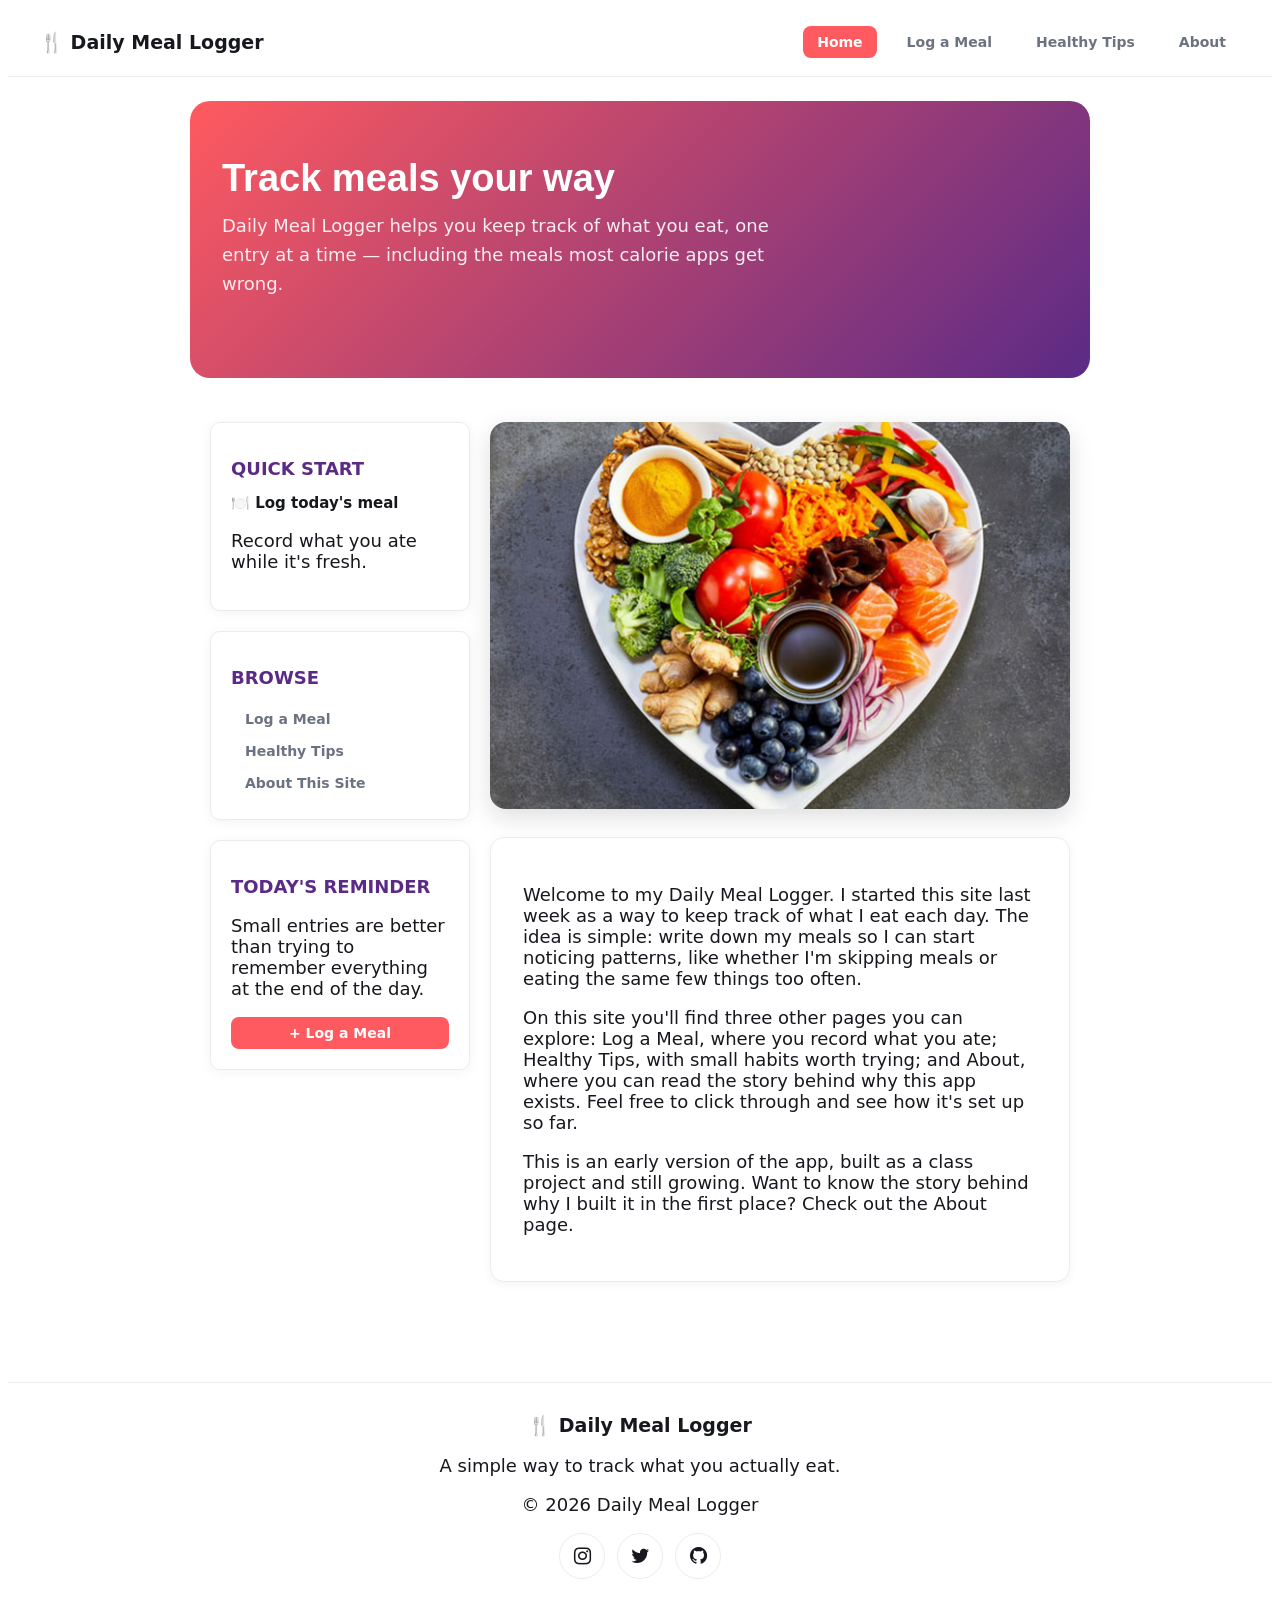
<file: index.html>
<!DOCTYPE html>
<html>

<head>
  <title>Daily Meal Logger - Home</title>
  <link rel="stylesheet" href="css/style.css">
  <!-- Font Awesome: icon font library, loaded from a CDN, used for the social media icons below -->
  <link rel="stylesheet" href="https://cdnjs.cloudflare.com/ajax/libs/font-awesome/4.7.0/css/font-awesome.min.css">
</head>

<body>
  <!-- Site header: logo on the left, nav links on the right -->
  <header class="site-header">
    <a class="logo" href="index.html">
      🍴 Daily Meal Logger
    </a>
    <nav class="site-nav">
      <!-- Navigation: relative links to the other three pages -->
      <a class="active" href="index.html">Home</a>
      <a href="log.html">Log a Meal</a>
      <a href="tips.html">Healthy Tips</a>
      <a href="about.html">About</a>
    </nav>
  </header>

  <div class="page-container">

    <!-- Hero section: page heading and intro subtext on a gradient background -->
    <div class="hero">
      <h1>Track meals your way</h1>
      <p class="hero-sub"> Daily Meal Logger helps you keep track of what you eat, one entry at a time &mdash;
        including
        the meals most calorie apps get wrong.</p>
    </div>

    <!-- Two-column layout using CSS Grid: aside and content are placed
     into named grid-template-areas ("aside image" / "aside content"),
     so the aside spans both rows automatically. -->
    <div class="grid-layout">
      <!-- Quick Start card: action-oriented shortcut to logging a meal -->
      <aside class="grid-layout-aside">
        <div class="aside-card">
          <h1 class="aside-h1">QUICK START</h1>
          <h2 class="aside-h2">🍽️ Log today's meal</h2>
          <p>Record what you ate while it's fresh.</p>
        </div>
        <!-- Browse card: links to the site's other three pages -->
        <div class="aside-card">
          <h1 class="aside-h1">BROWSE</h1>
          <a class="aside-a" href="log.html">Log a Meal</a>
          <a class="aside-a" href="tips.html">Healthy Tips</a>
          <a class="aside-a" href="about.html">About This Site</a>
        </div>
        <!-- Today's Reminder card: a short trip plus a navigation option into the Log a Meal page -->
        <div class="aside-card">
          <h1 class="aside-h1">TODAY'S REMINDER</h1>
          <p>Small entries are better than trying to remember everything at the end of the day.</p>
          <a class="active1" href="log.html">+ Log a Meal</a>
        </div>
      </aside>
      <!-- Image: photo representing the Home page -->
      <img class="hero-image" src="images/home_image.jpg" alt="A colorfull plate of food">

      <!-- Content card: three paragraphs of text, each styled differently -->
      <div class="content-card">
        <!-- Paragraph 1: intro, styled with a small font size -->
        <p>
          Welcome to my Daily Meal Logger. I started this site last week as a way to keep track of what I eat
          each day. The idea is simple: write down my meals so I can start noticing patterns, like whether I'm
          skipping
          meals or eating the same few things too often.
        </p>
        <!-- Paragraph 2: site overview, styled with a medium font size -->
        <p>
          On this site you'll find three other pages you can explore: Log a Meal, where you record what you ate;
          Healthy Tips, with small habits worth trying; and About, where you can read the story behind why this
          app exists. Feel free to click through and see how it's set up so far.
        </p>
        <!-- Paragraph 3: personal note, styled with a large font size -->
        <p>
          This is an early version of the app, built as a class project and still growing. Want to know the story
          behind why I built it in the first place? Check out the About page.
        </p>
      </div>
    </div>
  </div>

  <!-- Footer: logo, tagline, copyright. and social links -->
  <footer class="page-footer">
    <h1 class="footer-logo">
      🍴 Daily Meal Logger
    </h1>
    <p>A simple way to track what you actually eat.</p>
    <p>© 2026 Daily Meal Logger</p>

    <!-- Social media links: icon buttons using Font Awesome. The urls are placeholders to be replaced later -->
    <p class="social-links">
      <a href="https://instagram.com" class="fa fa-instagram" title="Instagram"></a>
      <a href="https://twitter.com" class="fa fa-twitter" title="Twitter / X"></a>
      <a href="https://github.com" class="fa fa-github" title="GitHub"></a>
    </p>
  </footer>

</body>

</html>
</file>
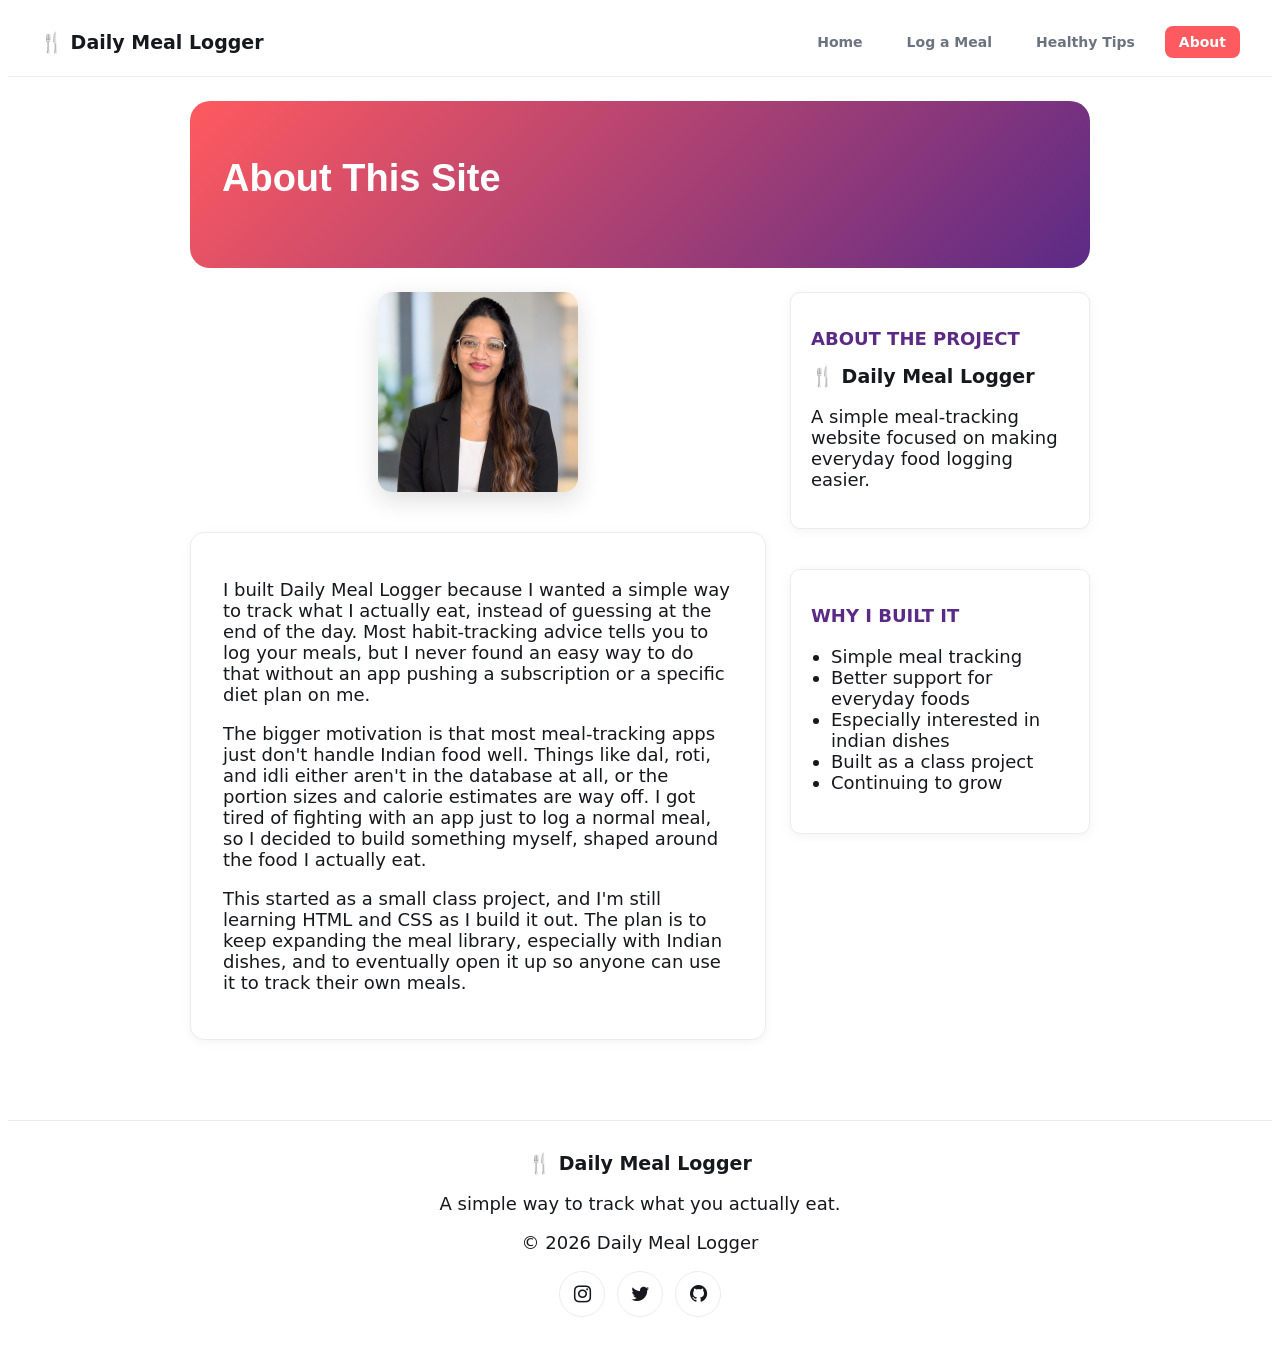
<file: about.html>
<!DOCTYPE html>
<html>

<head>
  <title>Daily Meal Logger - About</title>
  <link rel="stylesheet" href="css/style.css">
  <!-- Font Awesome: icon font library, loaded from a CDN, used for the social media icons below -->
  <link rel="stylesheet" href="https://cdnjs.cloudflare.com/ajax/libs/font-awesome/4.7.0/css/font-awesome.min.css">
</head>

<body>
  <!-- Site header: logo on the left, nav links on the right -->
  <header class="site-header">
    <a class="logo" href="index.html">
      🍴 Daily Meal Logger
    </a>
    <nav class="site-nav">
      <!-- Navigation: relative links to the other three pages -->
      <a href="index.html">Home</a>
      <a href="log.html">Log a Meal</a>
      <a href="tips.html">Healthy Tips</a>
      <a class="active" href="about.html">About</a>
    </nav>
  </header>

  <div class="page-container">

    <!-- Hero section: page heading on a gradient background -->
    <div class="hero">
      <h1>About This Site</h1>
    </div>

    <!-- Same flexbox technique as log.html, but flex-direction:
     row-reverse visually swaps the two columns without reordering
     the HTML, placing the aside on the right. -->
    <div class="flex-layout-reverse">
      <aside class="flex-layout-reverse-aside">
        <!-- About the Project card: name and one-line description -->
        <div class="aside-card">
          <h1 class="aside-h1">ABOUT THE PROJECT</h1>
          <h2 class="logo">🍴 Daily Meal Logger</h2>
          <p>A simple meal-tracking website focused on making everyday food logging easier.</p>
        </div>
        <!-- Why I Built It card: bullet list of motivations -->
        <div class="aside-card">
          <h1 class="aside-h1">WHY I BUILT IT</h1>
          <ul class="about-list">
            <li>Simple meal tracking</li>
            <li>Better support for everyday foods</li>
            <li>Especially interested in indian dishes</li>
            <li>Built as a class project</li>
            <li>Continuing to grow</li>
          </ul>
        </div>
      </aside>
      <div class="flex-layout-reverse-main">
        <!-- A photo of myself. -->
        <img class="profile-photo" src="images/profile_photo.jpg" alt="Photo of me">

        <!-- Content card: wraps the three paragraphs explaining why I built this app -->
        <div class="content-card">
          <p>
            I built Daily Meal Logger because I wanted a simple way to track what I actually eat, instead of
            guessing at the end of the day. Most habit-tracking advice tells you to log your meals, but I never
            found an easy way to do that without an app pushing a subscription or a specific diet plan on me.
          </p>
          <p>
            The bigger motivation is that most meal-tracking apps just don't handle Indian food well. Things
            like dal, roti, and idli either aren't in the database at all, or the portion sizes and calorie
            estimates are way off. I got tired of fighting with an app just to log a normal meal, so I decided
            to build something myself, shaped around the food I actually eat.
          </p>
          <p>
            This started as a small class project, and I'm still learning HTML and CSS as I build it out. The
            plan is to keep expanding the meal library, especially with Indian dishes, and to eventually open
            it up so anyone can use it to track their own meals.
          </p>
        </div>
      </div>
    </div>
  </div>

  <!-- Footer: logo, tagline, copyright, and social links -->
  <footer class="page-footer">
    <h1 class="footer-logo">
      🍴 Daily Meal Logger
    </h1>
    <p>A simple way to track what you actually eat.</p>
    <p>© 2026 Daily Meal Logger</p>

    <!-- Social media links: icon buttons using Font Awesome. The urls are placeholders to be replaced later -->
    <p class="social-links">
      <a href="https://instagram.com" class="fa fa-instagram" title="Instagram"></a>
      <a href="https://twitter.com" class="fa fa-twitter" title="Twitter / X"></a>
      <a href="https://github.com" class="fa fa-github" title="GitHub"></a>
    </p>
  </footer>

</body>

</html>
</file>
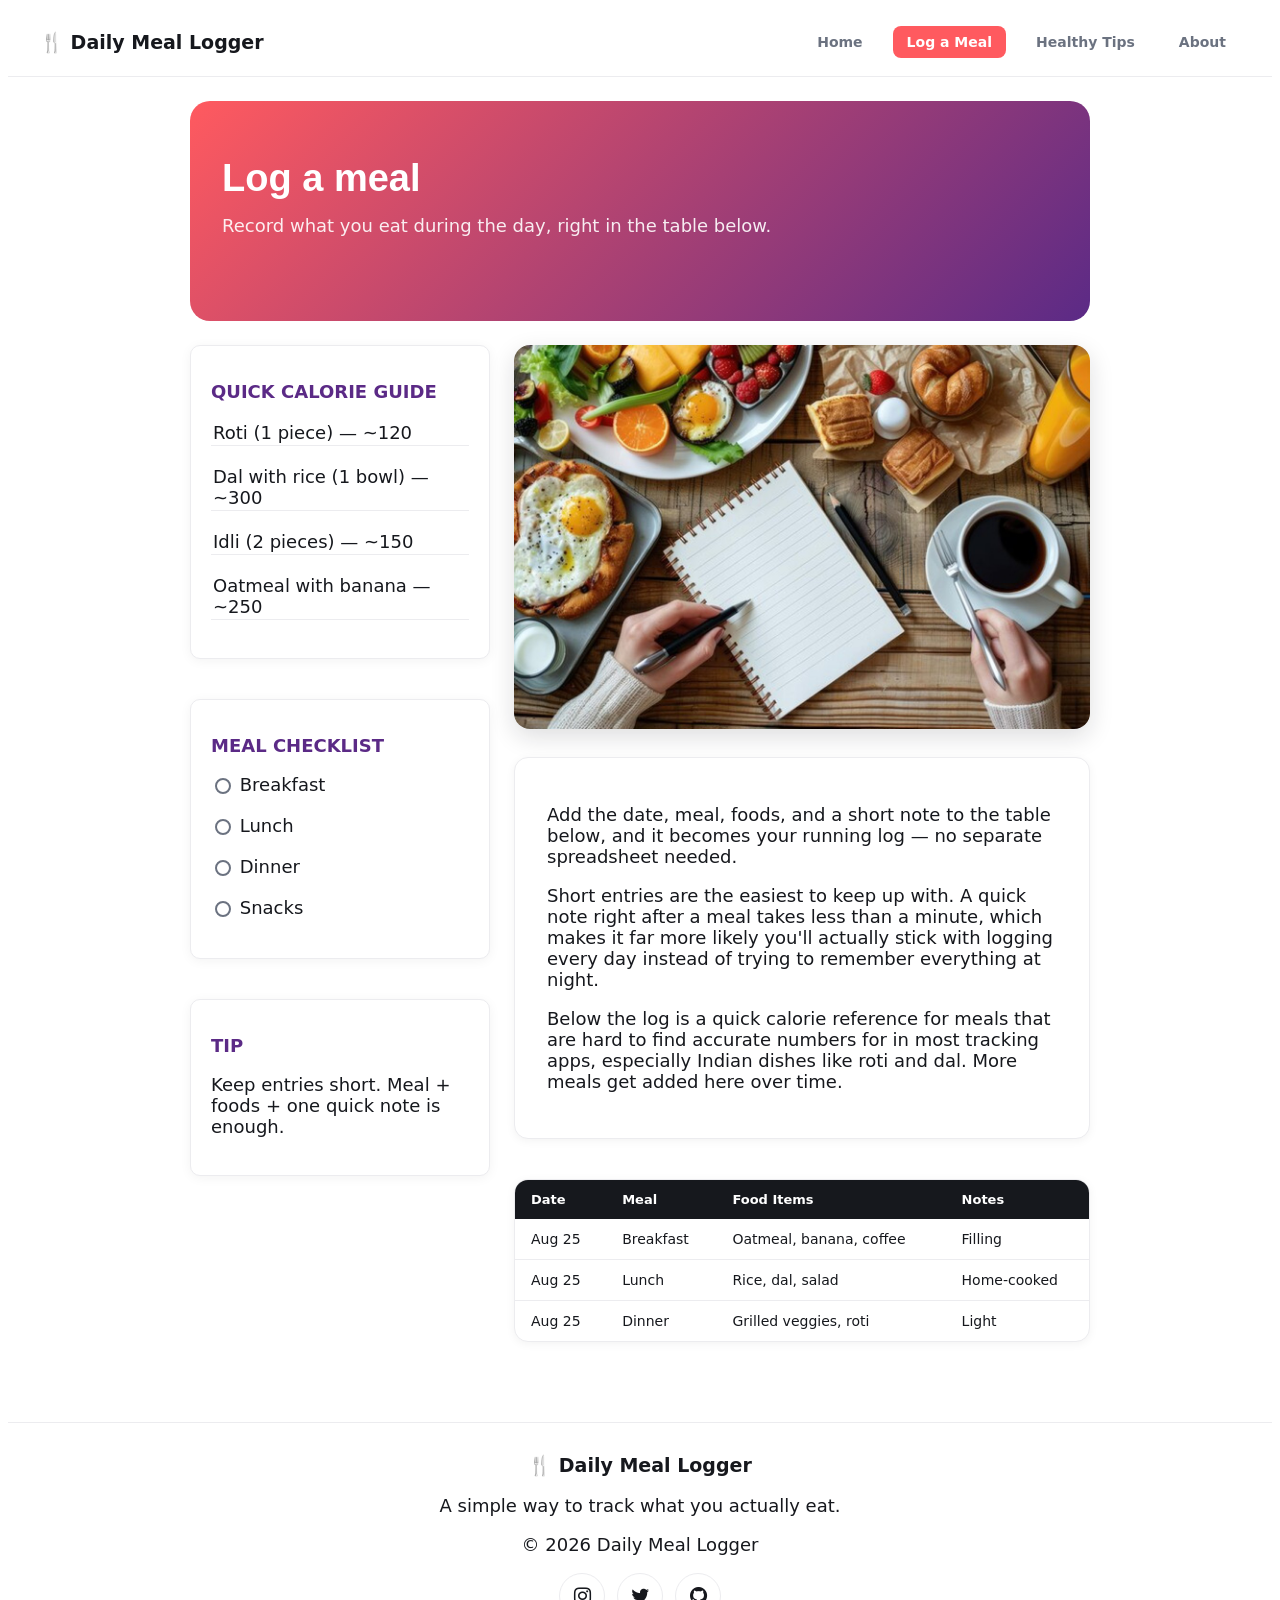
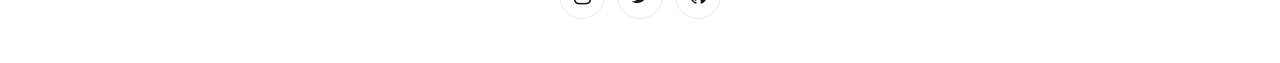
<file: log.html>
<!DOCTYPE html>
<html>

<head>
  <title>Daily Meal Logger - Log a Meal</title>
  <link rel="stylesheet" href="css/style.css">
  <!-- Font Awesome: icon font library, loaded from a CDN, used for the social media icons below -->
  <link rel="stylesheet" href="https://cdnjs.cloudflare.com/ajax/libs/font-awesome/4.7.0/css/font-awesome.min.css">
</head>

<body>
  <!-- Site header: logo on the left, nav links on the right -->
  <header class="site-header">
    <a class="logo" href="index.html">
      🍴 Daily Meal Logger
    </a>
    <nav class="site-nav">
      <!-- Navigation: relative links to the other three pages -->
      <a href="index.html">Home</a>
      <a class="active" href="log.html">Log a Meal</a>
      <a href="tips.html">Healthy Tips</a>
      <a href="about.html">About</a>
    </nav>
  </header>

  <div class="page-container">

    <!-- Hero section: page heading and intro subtext on a gradient background -->
    <div class="hero">
      <h1>Log a meal</h1>
      <p class="hero-sub">Record what you eat during the day, right in the table below.</p>
    </div>

    <!-- Two-column layout using Flexbox: aside is a fixed-width flex
     item (flex: 0 0 300px), main-column takes the remaining space
     (flex: 1) and stacks its own children in a column. -->
    <div class="flex-layout">
      <aside class="flex-layout-aside">
        <!-- Quick Calorie Guide card: reference values for common meals, kept in the sidebar so it's visible while filling out the table -->
        <div class="aside-card">
          <h2 class="aside-h1">QUICK CALORIE GUIDE</h2>
          <p class="calorie-p">Roti (1 piece) — ~120</p>
          <p class="calorie-p">Dal with rice (1 bowl) — ~300</p>
          <p class="calorie-p">Idli (2 pieces) — ~150</p>
          <p class="calorie-p">Oatmeal with banana — ~250</p>
        </div>
        <!-- Meal Checklist card: checkboxes for the day's meals -->
        <div class="aside-card">
          <h2 class="aside-h1">MEAL CHECKLIST</h2>
          <p><label><input type="checkbox" class="round-check"> Breakfast</label></p>
          <p><label><input type="checkbox" class="round-check"> Lunch</label></p>
          <p><label><input type="checkbox" class="round-check"> Dinner</label></p>
          <p><label><input type="checkbox" class="round-check"> Snacks</label></p>
        </div>
        <!-- Tip card: a short reminder on how to log entries efficiently -->
        <div class="aside-card">
          <h2 class="aside-h1">TIP</h2>
          <p>Keep entries short. Meal + foods + one quick note is enough.</p>
        </div>
      </aside>

      <!-- New wrapper: everything that stacks vertically in the main column -->
      <div class="main-column">

        <!-- Image: photo representing the Log a Meal page -->
        <img class="hero-image" src="images/log_image.jpg" alt="A notebook and a plate of breakfast">

        <!-- Content card: three paragraphs of text, each styled differently -->
        <div class="content-card">
          <!-- Paragraph 1: what this page is for, styled with red font color -->
          <p class="log-p1">
            Add the date, meal, foods, and a short note to the table below, and it becomes your running log — no
            separate
            spreadsheet needed.
          </p>
          <!-- Paragraph 2: why the entries are short, styled with orange font color -->
          <p class="log-p2">
            Short entries are the easiest to keep up with. A quick note right after a meal takes less than a minute,
            which
            makes it far more likely you'll actually stick with logging every day instead of trying to remember
            everything
            at night.
          </p>
          <!-- Paragraph 3: what comes after the table, styled with blue font color -->
          <p class="log-p3">
            Below the log is a quick calorie reference for meals that are hard to find accurate numbers for in most
            tracking
            apps, especially Indian dishes like roti and dal. More meals get added here over time.
          </p>
        </div>

        <!-- Table card: wraps the meal log table -->
        <div class="content-card table-card">
          <!-- Table: the meal log with date, meal, food items, and notes -->
          <table>
            <!-- Header row: <th> marks each column heading -->
            <tr>
              <th>Date</th>
              <th>Meal</th>
              <th>Food Items</th>
              <th>Notes</th>
            </tr>
            <!-- Data rows: <td> holds the actual meal info for each entry -->
            <tr>
              <td>Aug 25</td>
              <td>Breakfast</td>
              <td>Oatmeal, banana, coffee</td>
              <td>Filling</td>
            </tr>
            <tr>
              <td>Aug 25</td>
              <td>Lunch</td>
              <td>Rice, dal, salad</td>
              <td>Home-cooked</td>
            </tr>
            <tr>
              <td>Aug 25</td>
              <td>Dinner</td>
              <td>Grilled veggies, roti</td>
              <td>Light</td>
            </tr>
          </table>
        </div>
      </div>
    </div>
  </div>

  <!-- Footer: logo, tagline, copyright, and social links -->
  <footer class="page-footer">
    <h1 class="footer-logo">
      🍴 Daily Meal Logger
    </h1>
    <p>A simple way to track what you actually eat.</p>
    <p>© 2026 Daily Meal Logger</p>

    <!-- Social media links: icon buttons using Font Awesome. The urls are placeholders to be replaced later -->
    <p class="social-links">
      <a href="https://instagram.com" class="fa fa-instagram" title="Instagram"></a>
      <a href="https://twitter.com" class="fa fa-twitter" title="Twitter / X"></a>
      <a href="https://github.com" class="fa fa-github" title="GitHub"></a>
    </p>
  </footer>

</body>

</html>
</file>
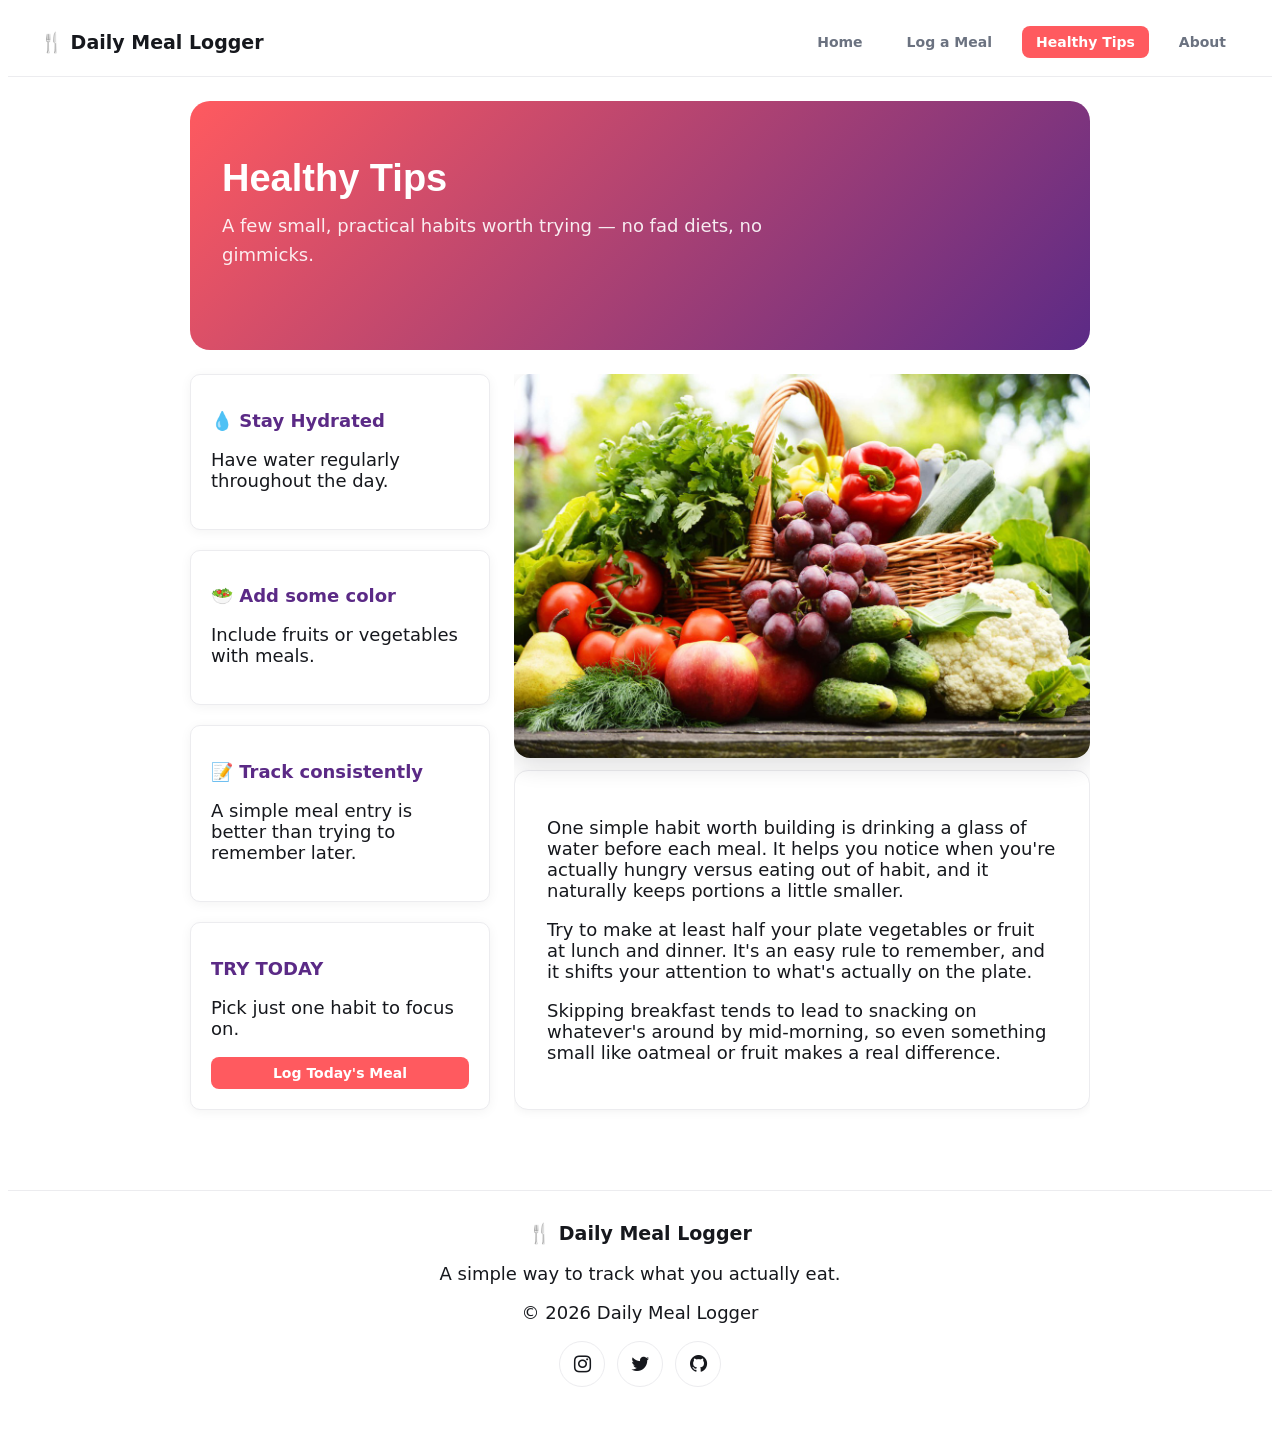
<file: tips.html>
<!DOCTYPE html>
<html>

<head>
  <title>Daily Meal Logger - Healthy Tips</title>
  <link rel="stylesheet" href="css/style.css">
  <!-- Font Awesome: icon font library, loaded from a CDN, used for the social media icons below -->
  <link rel="stylesheet" href="https://cdnjs.cloudflare.com/ajax/libs/font-awesome/4.7.0/css/font-awesome.min.css">
</head>

<body>
  <!-- Site header: logo on the left, nav links on the right -->
  <header class="site-header">
    <a class="logo" href="index.html">
      🍴 Daily Meal Logger
    </a>
    <nav class="site-nav">
      <!-- Navigation: relative links to the other three pages -->
      <a href="index.html">Home</a>
      <a href="log.html">Log a Meal</a>
      <a class="active" href="tips.html">Healthy Tips</a>
      <a href="about.html">About</a>
    </nav>
  </header>

  <div class="page-container">

    <div class="hero">
      <!-- Hero section: page heading and intro subtext on a gradient background -->
      <h1>Healthy Tips</h1>
      <p class="hero-sub">A few small, practical habits worth trying &mdash; no fad diets, no gimmicks.</p>
    </div>

    <!-- Two-column layout using floats: aside is floated left at a
     fixed width, main content clears it via margin-left, and
     ::after on this wrapper prevents the container from collapsing. -->
    <div class="float-layout">

      <aside class="float-layout-aside">
        <!-- Habit card 1 of 3: hydration -->
        <div class="aside-card">
          <h1 class="aside-h1">💧 Stay Hydrated</h1>
          <p>Have water regularly throughout the day.</p>
        </div>
        <!-- Habit card 2 of 3: balanced plates -->
        <div class="aside-card">
          <h1 class="aside-h1">🥗 Add some color</h1>
          <p>Include fruits or vegetables with meals.</p>
        </div>
        <!-- Habit card 3 of 3: consistent tracking -->
        <div class="aside-card">
          <h1 class="aside-h1">📝 Track consistently</h1>
          <p>A simple meal entry is better than trying to remember later.</p>
        </div>
        <!-- Try Today card: a nudge plus a navigation button into the Log a Meal page -->
        <div class="aside-card">
          <h1 class="aside-h1">TRY TODAY</h1>
          <p>Pick just one habit to focus on.</p>
          <a class="active1" href="log.html">Log Today's Meal</a>
        </div>
      </aside>

      <div class="float-layout-main">

        <!-- Image: photo representing the Healthy Tips page -->
        <img class="hero-image" src="images/tips_image.jpg" alt="Fresh fruits and vegetables">

        <!-- Content card: three paragraphs of text, each styled differently -->
        <div class="content-card">
          <!-- Paragraph 1: a tip about water and portion control, styled in monospace -->
          <p class="tips-p1">
            One simple habit worth building is drinking a glass of water before each meal. It helps you notice
            when you're actually hungry versus eating out of habit, and it naturally keeps portions a little smaller.
          </p>
          <!-- Paragraph 2: a tip about balanced plates, styled bold -->
          <p class="tips-p2">
            Try to make at least half your plate vegetables or fruit at lunch and dinner. It's an easy rule to
            remember, and it shifts your attention to what's actually on the plate.
          </p>
          <!-- Paragraph 3: a tip about breakfast, styled in italics -->
          <p class="tips-p3">
            Skipping breakfast tends to lead to snacking on whatever's around by mid-morning, so even something
            small like oatmeal or fruit makes a real difference.
          </p>
        </div>
      </div>
    </div>
  </div>

  <!-- Footer: logo, tagline, copyright, and social links -->
  <footer class="page-footer">
    <h1 class="footer-logo">
      🍴 Daily Meal Logger
    </h1>
    <p>A simple way to track what you actually eat.</p>
    <p>© 2026 Daily Meal Logger</p>

    <!-- Social media links: icon buttons using Font Awesome. The urls are placeholders to be replaced later -->
    <p class="social-links">
      <a href="https://instagram.com" class="fa fa-instagram" title="Instagram"></a>
      <a href="https://twitter.com" class="fa fa-twitter" title="Twitter / X"></a>
      <a href="https://github.com" class="fa fa-github" title="GitHub"></a>
    </p>
  </footer>

</body>

</html>
</file>
<file: css/style.css>
/* ==========================================================
   COLOR PALETTE
   Coral (primary accent, buttons, hovers) : #FF5A5F
   Deep plum (gradient, button text)       : #5B2A86
   Near-black (body text, headings)        : #16181D
   Muted gray (secondary text, nav links)  : #6B7280
   Light coral tint (hover backgrounds)    : #FFE9E9
   Hairline border / card border           : #ECECEF
   White (cards, button backgrounds)       : #FFFFFF
   Log page: red, amber, blue accents      : #E4572E, #C98A00, #2563A8
   ========================================================== */

/* Paragraph styles for each page. Originally inline <font> tags in
   index.html, log.html, and tips.html -- moved here as classes so
   the styling lives in one place instead of repeated inline attributes. */

/* paragraphs font size */
p {
  font-size: 18px;
}

/* Site header bar on every page: logo on the left, nav links on the right. */
.site-header {
  display: flex;
  /* display: flex organizes the child elements in a row side by side, instead of stacking on top of each other */
  justify-content: space-between;
  /* justify-content: controls spacing along the row -- space-between pushes the first and last child to opposite ends */
  align-items: center;
  /* align-items: centers children vertically within the row */
  padding: 18px 32px;
  /* padding: adds space inside the element, between its border and its content (18px top/bottom, 32px left/right) */
  background: #FFFFFF;
  /* background: sets the background color */
  border-bottom: 1px solid #ECECEF;
  /* border-bottom: draws a line only under the element, not around all four sides */
}

/* Removes the underline from all anchor tag links */
a {
  text-decoration: none;
}

/* Logo on the left side of the header bar: flex row with icon and text, centered vertically, with a small gap between them */
.logo {
  display: flex;
  align-items: center;
  gap: 8px;
  /* gap: adds space between flex children, without needing margin on each one individually */
  font-size: 19px;
  font-weight: 700;
  color: #16181D;
}

/* Navigation links on the right side of the header bar: flex row with a small gap between each link */
.site-nav {
  display: flex;
  align-items: center;
  gap: 8px;
}

/* Each navigation link: small margin on the left, padding inside the link, rounded corners, muted gray text color */
.site-nav a {
  margin-left: 8px;
  /* margin-left: adds space to the outside-left of the element, pushing it away from whatever's before it */
  padding: 8px 14px;
  border-radius: 8px;
  /* border-radius: rounds the corners; higher values = more rounded */
  font-size: 14px;
  font-weight: 600;
  color: #6B7280;
}

/* Navigation link hover state: light coral background, coral text color */
.site-nav a:hover {
  background: #FFE9E9;
  color: #FF5A5F;
}

/* Navigation link active state: coral background, white text color */
.site-nav a.active {
  background: #FF5A5F;
  color: #FFFFFF;
}

/* Body text: Segoe UI font, near-black color */
body {
  font-family: 'Segoe UI', system-ui, sans-serif;
  color: #16181D;
}

/* Page container: max width, centered horizontally, padding on left/right and bottom */
.page-container {
  max-width: 900px;
  /* max-width: caps how wide the element can grow, even if its container is wider */
  margin: 0 auto;
  /* margin: 0 auto centers a block horizontally (0 top/bottom, auto lets the browser split the leftover space evenly on left/right) */
  padding: 0 24px 60px;
}

/* Hero section on the home page: padding, margin, rounded corners, gradient background */
.hero {
  padding: 56px 32px;
  margin-top: 24px;
  /* ✅ adds space above, between header and hero */
  margin-bottom: 24px;
  border-radius: 20px;
  background: linear-gradient(135deg, #FF5A5F 0%, #5B2A86 100%);
  /* linear-gradient: blends between two (or more) colors instead of one flat color; 135deg sets the angle it flows across */
}

/* Hero heading on the home page: Segoe UI font, bold weight, large size, white color */
.hero h1 {
  font-family: 'Segoe UI', Verdana, sans-serif;
  font-weight: 800;
  font-size: 38px;
  margin: 0 0 12px;
  color: #FFFFFF;
}

/* Hero subheading on the home page: smaller size, near-white color, max width, line height, margin */
.hero-sub {
  font-size: 18px;
  color: rgba(255, 255, 255, 0.9);
  /* rgba: like a color, but with a 4th value (0-1) controlling transparency -- 0.9 here is 90% opaque */
  max-width: 560px;
  line-height: 1.6;
  /* line-height: sets the vertical space a line of text takes up; higher values add breathing room between wrapped lines */
  margin: 0 0 24px;
}

/* Hero image on the home page: full width, 3:2 aspect ratio, cover the box, rounded corners, soft shadow */
.hero-image {
  width: 100%;
  aspect-ratio: 3 / 2;
  /* aspect-ratio: locks the width-to-height ratio (3:2 here), so the box keeps that shape at any size */
  object-fit: cover;
  /* object-fit: controls how an image fills its box -- cover crops it to fill completely without stretching */
  border-radius: 16px;
  margin-bottom: 8px;
  box-shadow: 0 8px 24px rgba(22, 24, 29, 0.14);
}

/* Content card: white box with border, rounded corners, padding, margin, soft shadow */
.content-card {
  background: #FFFFFF;
  border: 1px solid #ECECEF;
  border-radius: 14px;
  padding: 28px 32px;
  margin-bottom: 20px;
  box-shadow: 0 2px 10px rgba(22, 24, 29, 0.05);
}

/* Table card: removes padding and hides overflow, so the table fills the card completely */
.table-card {
  padding: 0;
  overflow: hidden;
}

/* Table styles: full width, collapsed borders, smaller font size */
table {
  width: 100%;
  border-collapse: collapse;
  /* border-collapse: collapse merges adjacent table cell borders into single lines instead of doubled-up ones */
  font-size: 14px;
}

/* Table header and cell styles: background color, text color, padding, alignment, font weight/size, border bottom */
th {
  background: #16181D;
  color: #FFFFFF;
  padding: 12px 16px;
  text-align: left;
  font-weight: 600;
  font-size: 13px;
}

/* Table cell styles: padding, border bottom */
td {
  padding: 12px 16px;
  border-bottom: 1px solid #ECECEF;
}

/* Table last row: removes the bottom border from the last row of the table */
tr:last-child td {
  border-bottom: none;
}

/* Profile photo on the About page: rounded corners, max width, centered, margin below, soft shadow */
.profile-photo {
  border-radius: 14px;
  max-width: 200px;
  display: block;
  margin: 0 auto 20px;
  box-shadow: 0 8px 24px rgba(22, 24, 29, 0.14);
}

/* Social links on the About page: flex row with gap between icons */
.social-links {
  display: flex;
  justify-content: center;
  /* centers flex children horizontally */
  align-items: center;
  gap: 12px;
}

/* Social link icons: fixed size, centered text, rounded circle, border, color */
.social-links .fa {
  width: 44px;
  height: 44px;
  line-height: 44px;
  /* line-height set equal to height: a common trick to vertically center a single line of text/icon inside a fixed-height box */
  font-size: 20px;
  text-align: center;
  border-radius: 50%;
  border: 1.5px solid #ECECEF;
  color: #16181D;
}

/* Social link icon hover state: coral border, light coral background, coral text color */
.social-links .fa:hover {
  border-color: #FF5A5F;
  background: #FFE9E9;
  color: #FF5A5F;
}

/* Site footer: centered layout, white background, thin top border, same on every page */
.page-footer {
  text-align: center;
  /* to align center */
  padding: 18px 18px;
  background: #FFFFFF;
  /* background: sets the background color */
  border-top: 1px solid #ECECEF;
  /* border-top: draws a line only above the element, not around all four sides */
}

/* Footer's logo line: centers the icon and text together */
.footer-logo {
  align-items: center;
  gap: 8px;
  /* gap: adds space between flex children, without needing margin on each one individually */
  font-size: 19px;
  font-weight: 700;
  color: #16181D;
}

/* Home page layout: CSS Grid using named areas so the aside spans both rows on the right */
.grid-layout {
  display: grid;
  grid-template-columns: minmax(220px, 260px) 1fr;
  /* defines the grid's columns and their widths here, a first column that's atleast 220px but can grow upto 260px, then a second column ("1fr") that takes up one fraction of whatever space is left */
  grid-template-areas:
    /* names regions of the grid using a text diagram */
    "aside image"
    "aside content";
  gap: 20px;
  padding: 20px;
}

/* Assigns the aside to the "aside" named grid area defined above */
.grid-layout-aside {
  grid-area: aside;
}

/* Assigns the hero image to the "image" named grid area, only on the Home page's grid layout */
.hero-image {
  grid-area: image;
}

/* Assigns the content card to the "content" named grid area, only on the Home page's grid layout */
.content-card {
  grid-area: content;
}

/* Shared white-card style used for every sidebar card across all four pages */
.aside-card {
  background: #FFFFFF;
  border: 1px solid #ECECEF;
  font-size: 10px;
  border-radius: 10px;
  padding: 20px 20px;
  margin-bottom: 20px;
  box-shadow: 0 2px 12px rgba(22, 24, 29, 0.05);
}

/* Small uppercase heading style used inside each aside-card */
.aside-h1 {
  font-size: 18px;
  color: #5B2A86;
}

/* Plain text link style for the Browse card -- real <a> tags styled to not look like default blue links */
.aside-a {
  display: block;
  text-decoration: none;
  color: #16181D;
}

/* Solid coral button style, used for the sidebar's call-to-action links */
.aside-card a.active1 {
  background: #FF5A5F;
  color: #FFFFFF;
  display: block;
  text-align: center;
}

/* Base link style shared by all sidebar links before the more specific rules above override parts of it */
.aside-card a {
  align-items: center;
  padding: 8px 14px;
  border-radius: 8px;
  /* border-radius: rounds the corners; higher values = more rounded */
  font-size: 14px;
  font-weight: 600;
  color: #6B7280;
}

/* Log a Meal page layout: Flexbox row with a fixed-width aside and a flexible main column */
.flex-layout {
  display: flex;
  flex-direction: row;
  gap: 24px;
  align-items: flex-start;
  /* prevents the sidebar from stretching to match the taller main column */
}

/* Main content column: stacks its own children (image, text, table) vertically */
.main-column {
  display: flex;
  flex-direction: column;
  gap: 20px;
  flex: 1;
  /* takes up all remaining horizontal space */
  min-width: 0;
  /* prevents flex item from overflowing when content (like the table) is wide */
}

/* Sidebar column: fixed width, stacks its cards vertically */
.flex-layout-aside {
  display: flex;
  flex-direction: column;
  gap: 20px;
  flex: 0 0 300px;
  /* don't grow, don't shrink, stay exactly 260px wide */
}

/* Clearfix: floated children (the aside and main) don't add to their parent's height on their own, so without this the container would collapse to zero height and the footer below could overlap them */
.float-layout::after {
  content: "";
  display: table;
  clear: both;
}

/* Healthy Tips page layout: Float-based sidebar, pulled to the left */
.float-layout-aside {
  float: left;
  width: 300px;
}

.float-layout-main {
  overflow: hidden;
  /* creates a new block formatting context — content no longer wraps around the float */
  margin-left: 324px;
  /* 300px aside + 24px gap */
}

/* Custom circular checkbox style for the Meal Checklist, replacing the browser's default checkbox shape */
.round-check {
  appearance: none;
  -webkit-appearance: none;
  width: 16px;
  height: 16px;
  border: 2px solid #6B7280;
  border-radius: 50%;
  /* circle shape */
  vertical-align: middle;
  cursor: pointer;
}

.round-check:checked {
  background: #16181D;
  /* fills solid when checked -- mimics ○ becoming ● */
  border-color: #16181D;
}

/* Row style for each item in the Quick Calorie Guide list */
.calorie-p {
  padding: 2px 2px;
  /* padding: adds space inside the element, between its border and its content (18px top/bottom, 32px left/right) */
  background: #FFFFFF;
  /* background: sets the background color */
  border-bottom: 1px solid #ECECEF;
  /* border-bottom: draws a line only under the element, not around all four sides */
}

/* About page layout: same Flexbox technique as Log a Meal, but row-reverse flips which side the aside appears on */
.flex-layout-reverse {
  display: flex;
  flex-direction: row-reverse;
  /* ✅ flips the visual order of children */
  gap: 24px;
  align-items: flex-start;
}

/* Main content column on the About page */
.flex-layout-reverse-main {
  display: flex;
  flex-direction: column;
  gap: 20px;
  flex: 1;
  min-width: 0;
}

/* Sidebar column on the About page */
.flex-layout-reverse-aside {
  display: flex;
  flex-direction: column;
  gap: 20px;
  flex: 0 0 300px;
  /* don't grow, don't shrink, stay exactly 260px wide */
}

/* Bullet list style for the "Why I Built It" card on the About page */
.about-list {
  padding: 2px 20px;
  font-size: 18px;
}
</file>
